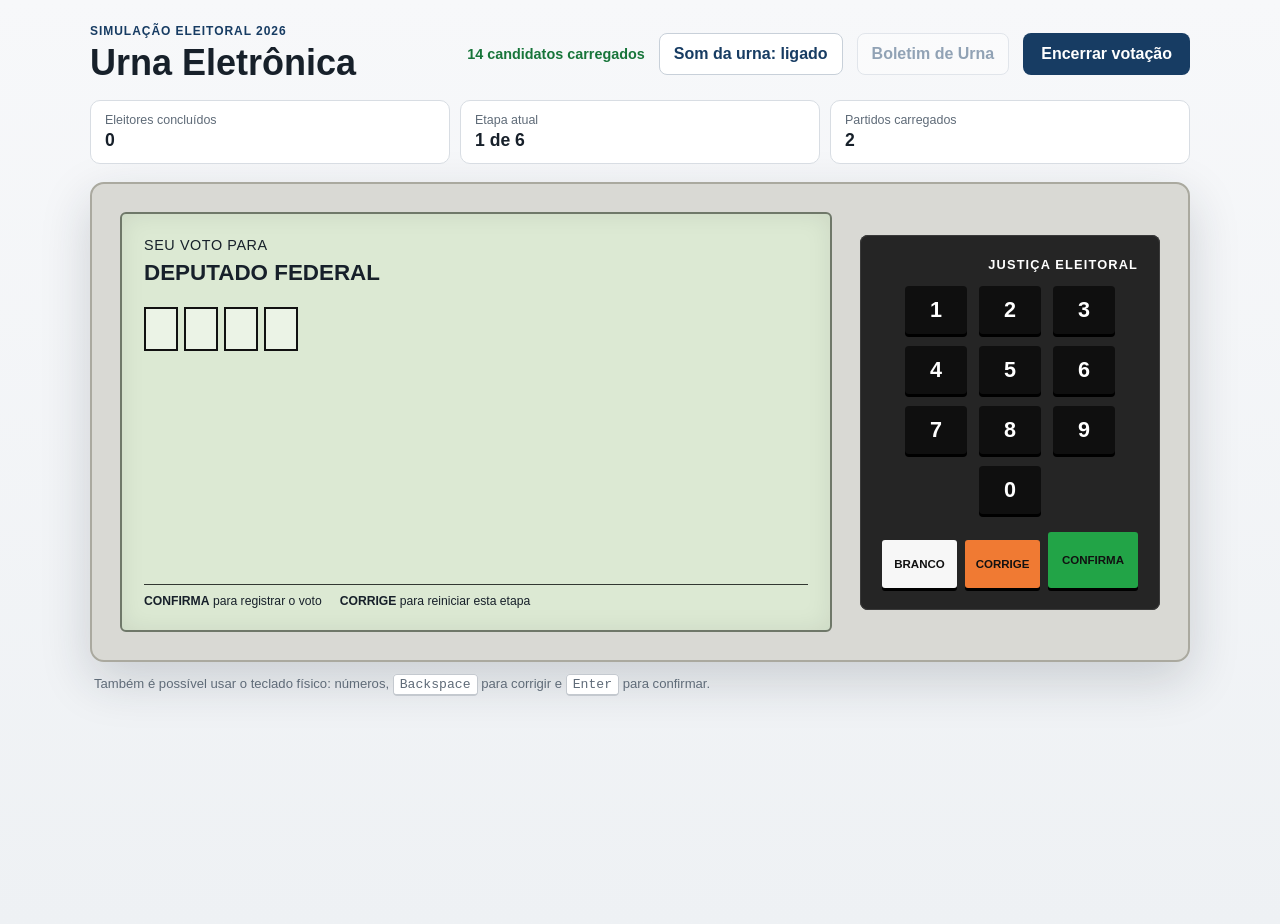
<file: av1pt2/index.html>
<!DOCTYPE html>
<html lang="pt-BR">
<head>
    <meta charset="UTF-8">
    <meta name="viewport" content="width=device-width, initial-scale=1.0">
    <title>Urna Eletrônica - Simulação 2026</title>
    <link rel="stylesheet" href="style.css">
    <audio id="audioConfirmacao" preload="auto">
        <source src="assets/audio/confirmacao-urna.wav" type="audio/wav">
    </audio>

    <script src="script.js" defer></script>
</head>
<body>
    <main class="pagina-urna">
        <header class="barra-superior">
            <div>
                <span class="rotulo-sistema">SIMULAÇÃO ELEITORAL 2026</span>
                <h1>Urna Eletrônica</h1>
            </div>
            <div class="controles-superiores">
                <div class="status-dados" id="statusDados" aria-live="polite">Carregando candidatos...</div>
                <button class="btn-auxiliar" id="btnSom" type="button" aria-pressed="true">Som da urna: ligado</button>
                <button class="btn-auxiliar" id="btnBoletim" type="button" disabled>Boletim de Urna</button>
                <button class="btn-tse" id="btnEncerrar" type="button">Encerrar votação</button>
            </div>
        </header>

        <section class="painel-status" aria-label="Status da votação">
            <div class="status-item">
                <span>Eleitores concluídos</span>
                <strong id="totalEleitores">0</strong>
            </div>
            <div class="status-item">
                <span>Etapa atual</span>
                <strong id="etapaVotacao">1 de 6</strong>
            </div>
            <div class="status-item">
                <span>Partidos carregados</span>
                <strong id="totalPartidos">0</strong>
            </div>
        </section>

        <section class="urna" aria-label="Urna eletrônica">
            <div class="tela" id="tela">
                <div id="conteudoVoto" class="conteudo-voto">
                    <div class="tela-topo">
                        <div>
                            <span class="seu-voto">SEU VOTO PARA</span>
                            <div class="cargo-titulo" id="lblCargo">---</div>
                        </div>
                        <div class="foto-box" id="fotoBox" hidden>
                            <img id="imgCandidato" class="foto-candidato" src="" alt="">
                        </div>
                    </div>

                    <div class="quadrados-numero" id="containerDigitos" aria-label="Número do candidato"></div>

                    <div class="dados-candidato" id="dadosCandidato" aria-live="polite"></div>

                    <div class="tela-instrucoes" id="instrucoes">
                        <span><b>CONFIRMA</b> para registrar o voto</span>
                        <span><b>CORRIGE</b> para reiniciar esta etapa</span>
                    </div>
                </div>
            </div>

            <aside class="teclado" aria-label="Teclado da urna">
                <div class="teclado-topo">JUSTIÇA ELEITORAL</div>

                <div class="teclado-numerico">
                    <button class="btn-num" type="button" data-numero="1">1</button>
                    <button class="btn-num" type="button" data-numero="2">2</button>
                    <button class="btn-num" type="button" data-numero="3">3</button>
                    <button class="btn-num" type="button" data-numero="4">4</button>
                    <button class="btn-num" type="button" data-numero="5">5</button>
                    <button class="btn-num" type="button" data-numero="6">6</button>
                    <button class="btn-num" type="button" data-numero="7">7</button>
                    <button class="btn-num" type="button" data-numero="8">8</button>
                    <button class="btn-num" type="button" data-numero="9">9</button>
                    <span></span>
                    <button class="btn-num" type="button" data-numero="0">0</button>
                    <span></span>
                </div>

                <div class="teclado-acoes">
                    <button class="btn-acao btn-branco" id="btnBranco" type="button">BRANCO</button>
                    <button class="btn-acao btn-corrige" id="btnCorrige" type="button">CORRIGE</button>
                    <button class="btn-acao btn-confirma" id="btnConfirma" type="button">CONFIRMA</button>
                </div>
            </aside>
        </section>

        <p class="atalhos">Também é possível usar o teclado físico: números, <kbd>Backspace</kbd> para corrigir e <kbd>Enter</kbd> para confirmar.</p>
    </main>

    <div class="modal-backdrop" id="modalBoletim" hidden>
        <section class="modal-boletim" role="dialog" aria-modal="true" aria-labelledby="tituloBoletim">
            <header class="modal-boletim__topo">
                <div>
                    <span class="rotulo-sistema">APURAÇÃO DA URNA</span>
                    <h2 id="tituloBoletim">Boletim de Urna</h2>
                </div>
                <button class="btn-fechar" id="btnFecharBoletim" type="button" aria-label="Fechar boletim">×</button>
            </header>
            <div class="resumo-boletim" id="resumoBoletim"></div>
            <div class="conteudo-boletim" id="conteudoBoletim"></div>
            <footer class="modal-boletim__acoes">
                <button class="btn-auxiliar" id="btnBaixarBoletim" type="button">Baixar boletimDeUrna.json</button>
                <button class="btn-tse" id="btnFecharBoletimRodape" type="button">Fechar</button>
            </footer>
        </section>
    </div>
</body>
</html>
</file>
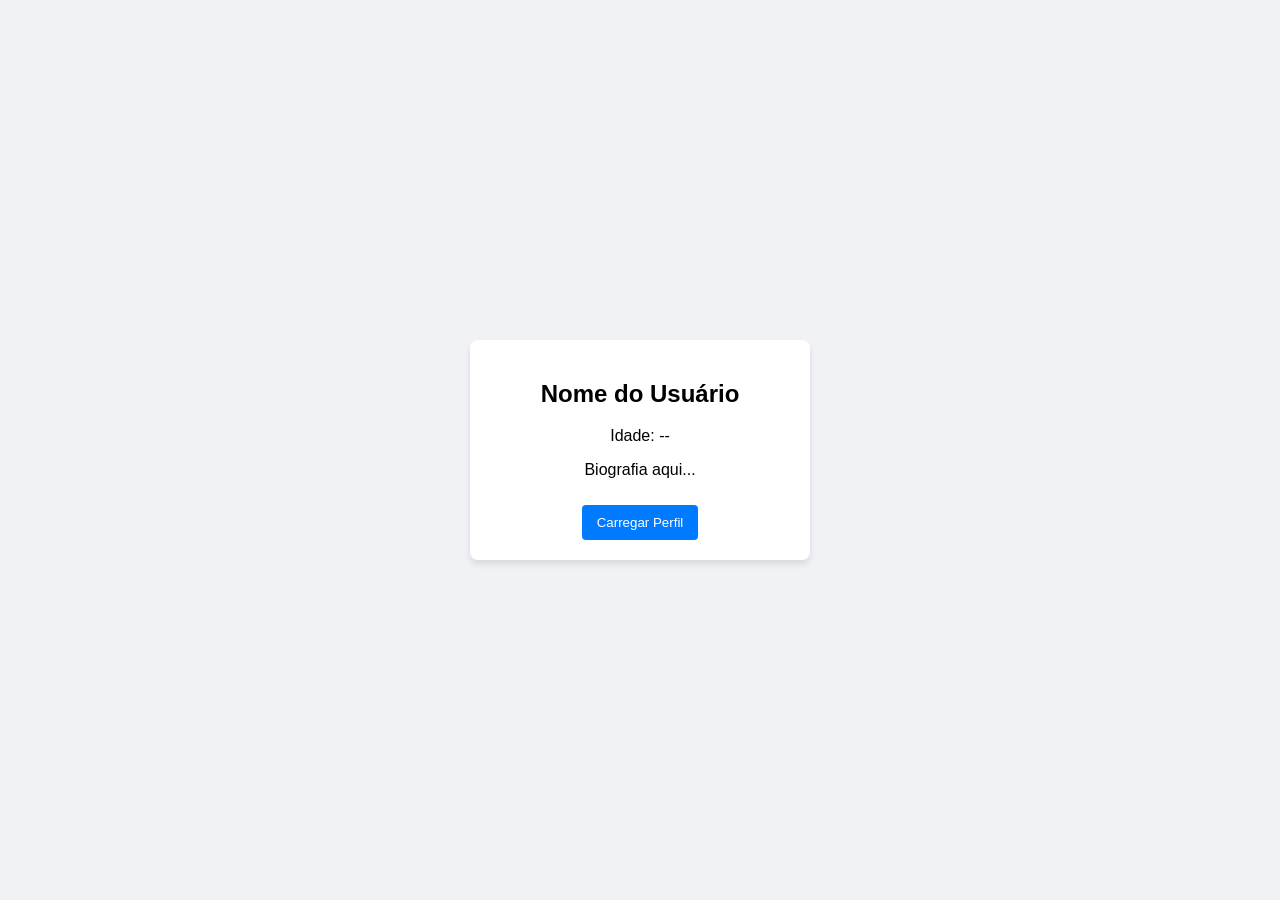
<file: Aula 7/Exercício 7.1 - Resolvido/index.html>
<!DOCTYPE html>
<html lang="pt-BR">
<head>
  <meta charset="UTF-8">
  <title>Exercício 1 - Perfil</title>
  <style>
    body { font-family: sans-serif; display: flex; justify-content: center; align-items: center; height: 100vh; background: #f0f2f5; margin: 0; }
    .card { background: white; padding: 20px; border-radius: 8px; box-shadow: 0 4px 6px rgba(0,0,0,0.1); width: 300px; text-align: center; }
    button { background: #007bff; color: white; border: none; padding: 10px 15px; border-radius: 4px; cursor: pointer; margin-top: 10px; }
  </style>
</head>
<body>
  <div class="card">
    <h2 id="nome">Nome do Usuário</h2>
    <p id="idade">Idade: --</p>
    <p id="biografia">Biografia aqui...</p>
    <button onclick="atualizarPerfil()">Carregar Perfil</button>
  </div>

  <script src="script.js"></script>
</body>
</html>
</file>
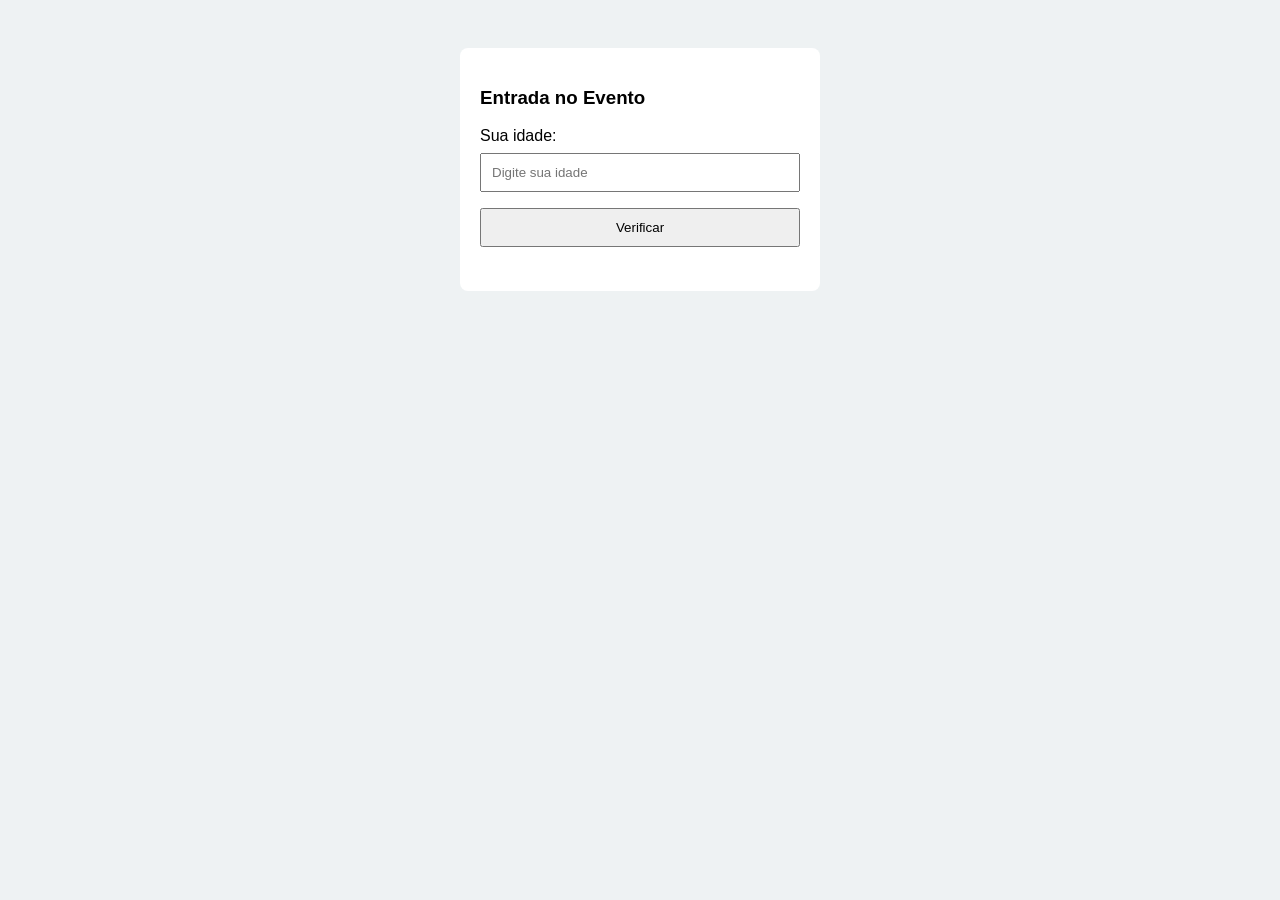
<file: Aula 7/Exercício 7.2 - Resolvido/index.html>
<!DOCTYPE html>
<html lang="pt-BR">
<head>
  <meta charset="UTF-8">
  <title>Exercício 2 - Validador</title>
  <style>
    body { font-family: sans-serif; padding: 40px; background: #eef2f3; }
    .box { background: white; max-width: 320px; padding: 20px; border-radius: 8px; margin: 0 auto; }
    input, button { width: 100%; padding: 10px; margin: 8px 0; box-sizing: border-box; }
    .mensagem { font-weight: bold; margin-top: 10px; }
    .permitido { color: green; }
    .negado { color: red; }
  </style>
</head>
<body>
  <div class="box">
    <h3>Entrada no Evento</h3>
    <label>Sua idade:</label>
    <input type="number" id="inputEntrada" placeholder="Digite sua idade">
    <button onclick="verificarAcesso()">Verificar</button>
    <p id="resultado" class="mensagem"></p>
  </div>

  <script src="script.js"></script>
</body>
</html>
</file>
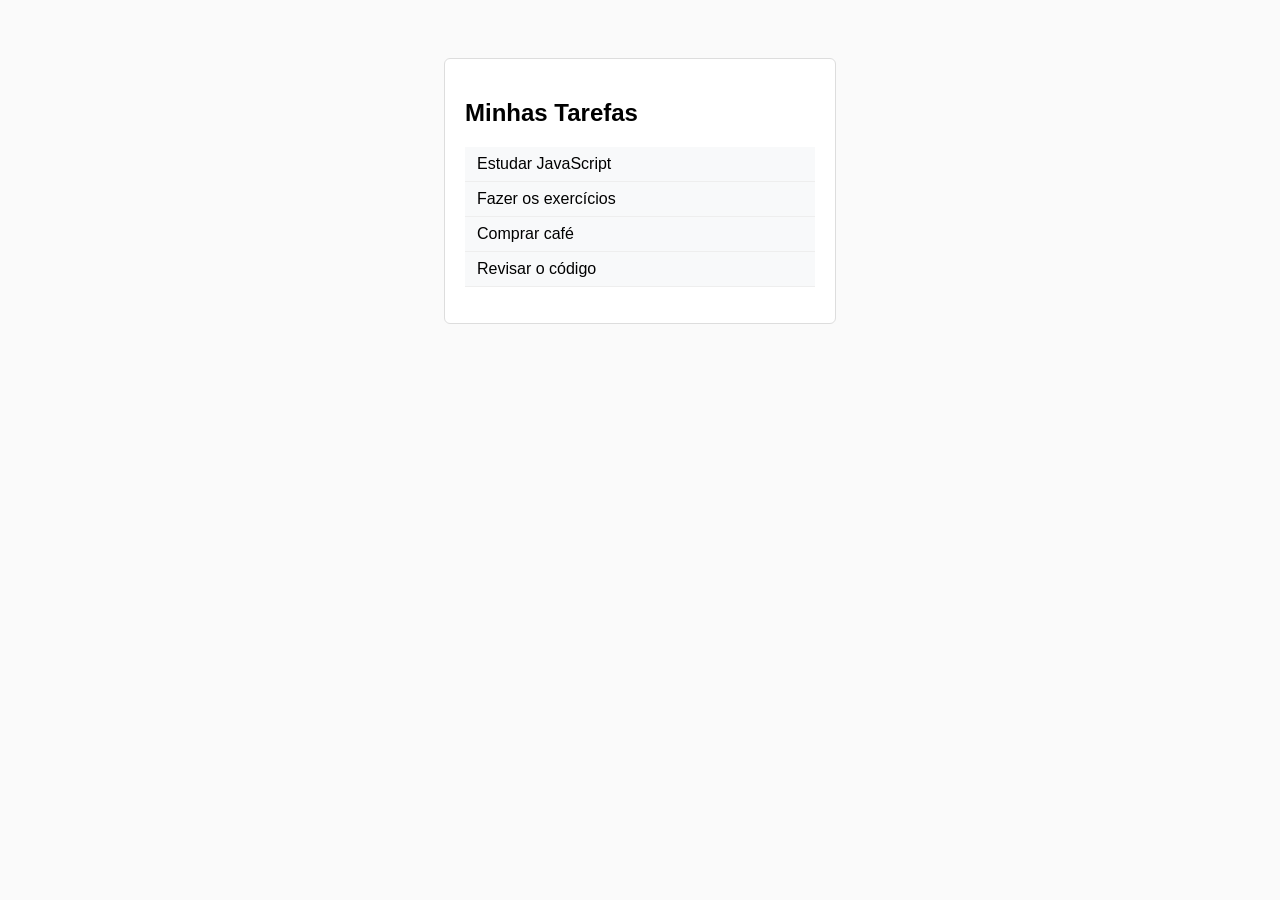
<file: Aula 7/Exercício 7.3 - Resolvido/index.html>
<!DOCTYPE html>
<html lang="pt-BR">
<head>
  <meta charset="UTF-8">
  <title>Exercício 3 - Lista de Tarefas</title>
  <style>
    body { font-family: sans-serif; display: flex; justify-content: center; padding-top: 50px; background: #fafafa; }
    .container { width: 350px; background: white; padding: 20px; border: 1px solid #ddd; border-radius: 6px; }
    ul { list-style: none; padding: 0; }
    li { padding: 8px 12px; background: #f8f9fa; border-bottom: 1px solid #eee; display: flex; justify-content: space-between; }
  </style>
</head>
<body>
  <div class="container">
    <h2>Minhas Tarefas</h2>
    <ul id="listaTarefas"></ul>
  </div>

  <script src="script.js"></script>
</body>
</html>
</file>
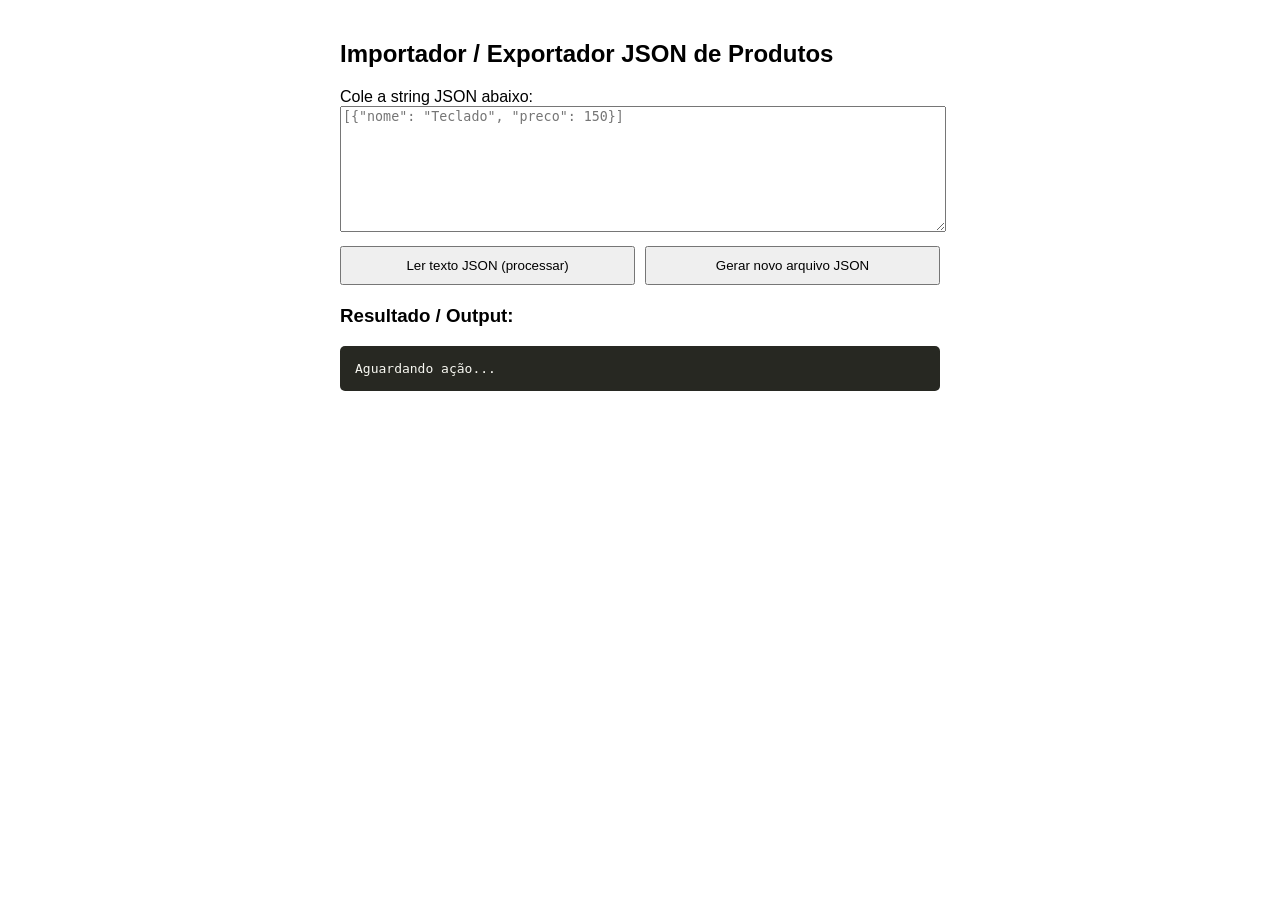
<file: Aula 7/Exercício 7.4 - Resolvido/index.html>
<!DOCTYPE html>
<html lang="pt-BR">
<head>
  <meta charset="UTF-8">
  <title>Exercício 4 - Manipulador JSON</title>
  <style>
    body { font-family: sans-serif; padding: 20px; max-width: 600px; margin: auto; }
    textarea { width: 100%; height: 120px; font-family: monospace; margin-bottom: 10px; }
    .btn-group { display: flex; gap: 10px; margin-bottom: 20px; }
    button { flex: 1; padding: 10px; cursor: pointer; }
    .saida { background: #272822; color: #f8f8f2; padding: 15px; border-radius: 5px; white-space: pre-wrap; font-family: monospace; }
  </style>
</head>
<body>
  <h2>Importador / Exportador JSON de Produtos</h2>
  
  <label for="jsonInput">Cole a string JSON abaixo:</label>
  <textarea id="jsonInput" placeholder='[{"nome": "Teclado", "preco": 150}]'></textarea>

  <div class="btn-group">
    <button onclick="processarJSON()">Ler texto JSON (processar)</button>
    <button onclick="exportarNovoJSON()">Gerar novo arquivo JSON</button>
  </div>

  <h3>Resultado / Output:</h3>
  <div id="output" class="saida">Aguardando ação...</div>

  <script src="script.js"></script>
</body>
</html>
</file>
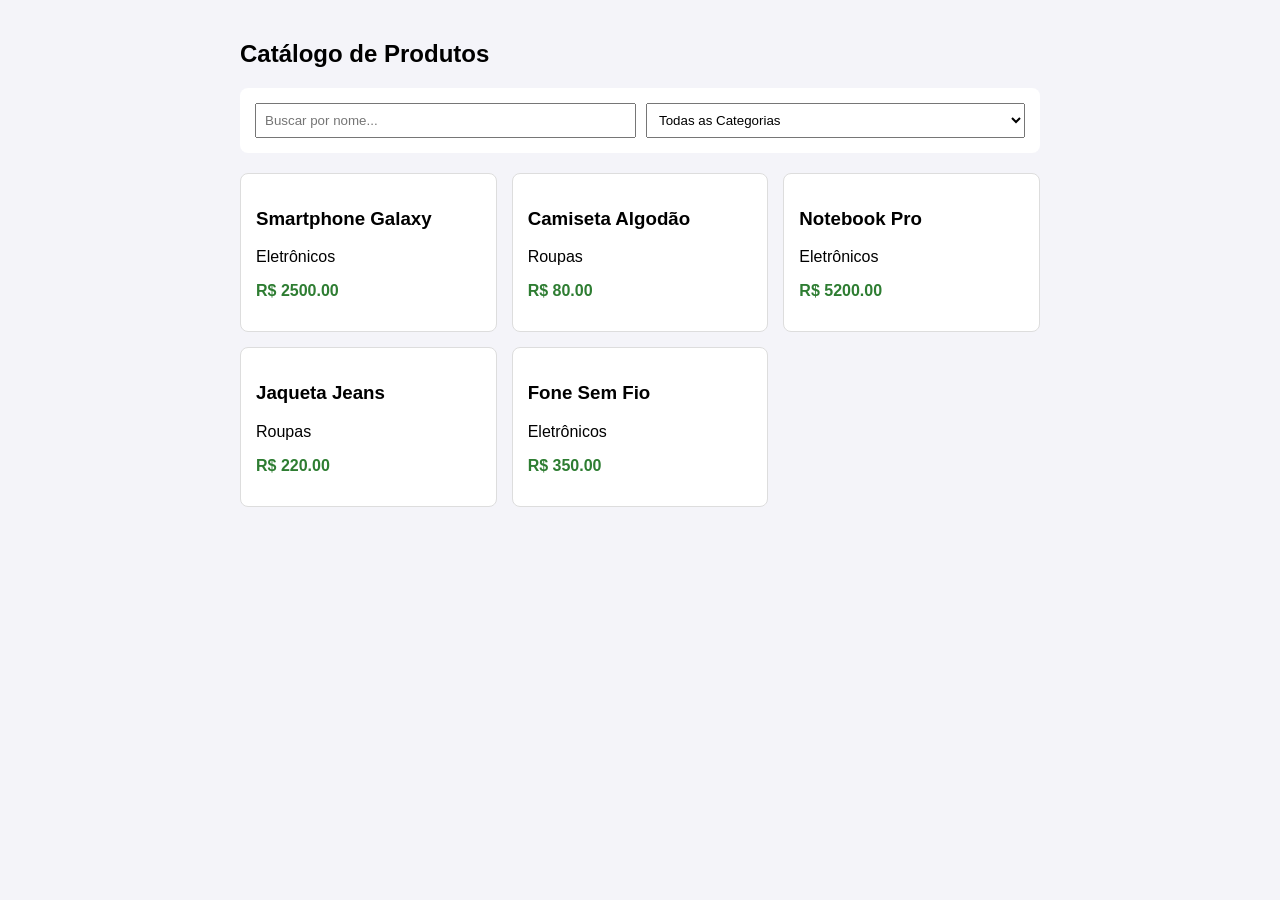
<file: Aula 7/Exercício 7.5 - Resolvido/index.html>
<!DOCTYPE html>
<html lang="pt-BR">
<head>
  <meta charset="UTF-8">
  <title>Exercício 5 - Catálogo Completo</title>
  <style>
    body { font-family: Arial, sans-serif; padding: 20px; background: #f4f4f9; max-width: 800px; margin: 0 auto; }
    .filtros { display: flex; gap: 10px; margin-bottom: 20px; background: white; padding: 15px; border-radius: 8px; }
    input, select { padding: 8px; flex: 1; }
    .grid { display: grid; grid-template-columns: repeat(auto-fill, minmax(200px, 1fr)); gap: 15px; }
    .card-produto { background: white; padding: 15px; border-radius: 8px; border: 1px solid #ddd; }
    .preco { color: #2e7d32; font-weight: bold; }
  </style>
</head>
<body>
  <h2>Catálogo de Produtos</h2>

  <div class="filtros">
    <input type="text" id="filtroTexto" placeholder="Buscar por nome..." onkeyup="filtrarProdutos()">
    <select id="filtroCategoria" onchange="filtrarProdutos()">
      <option value="todas">Todas as Categorias</option>
      <option value="Eletrônicos">Eletrônicos</option>
      <option value="Roupas">Roupas</option>
    </select>
  </div>

  <div id="gradeProdutos" class="grid"></div>

  <script src="script.js"></script>
</body>
</html>
</file>
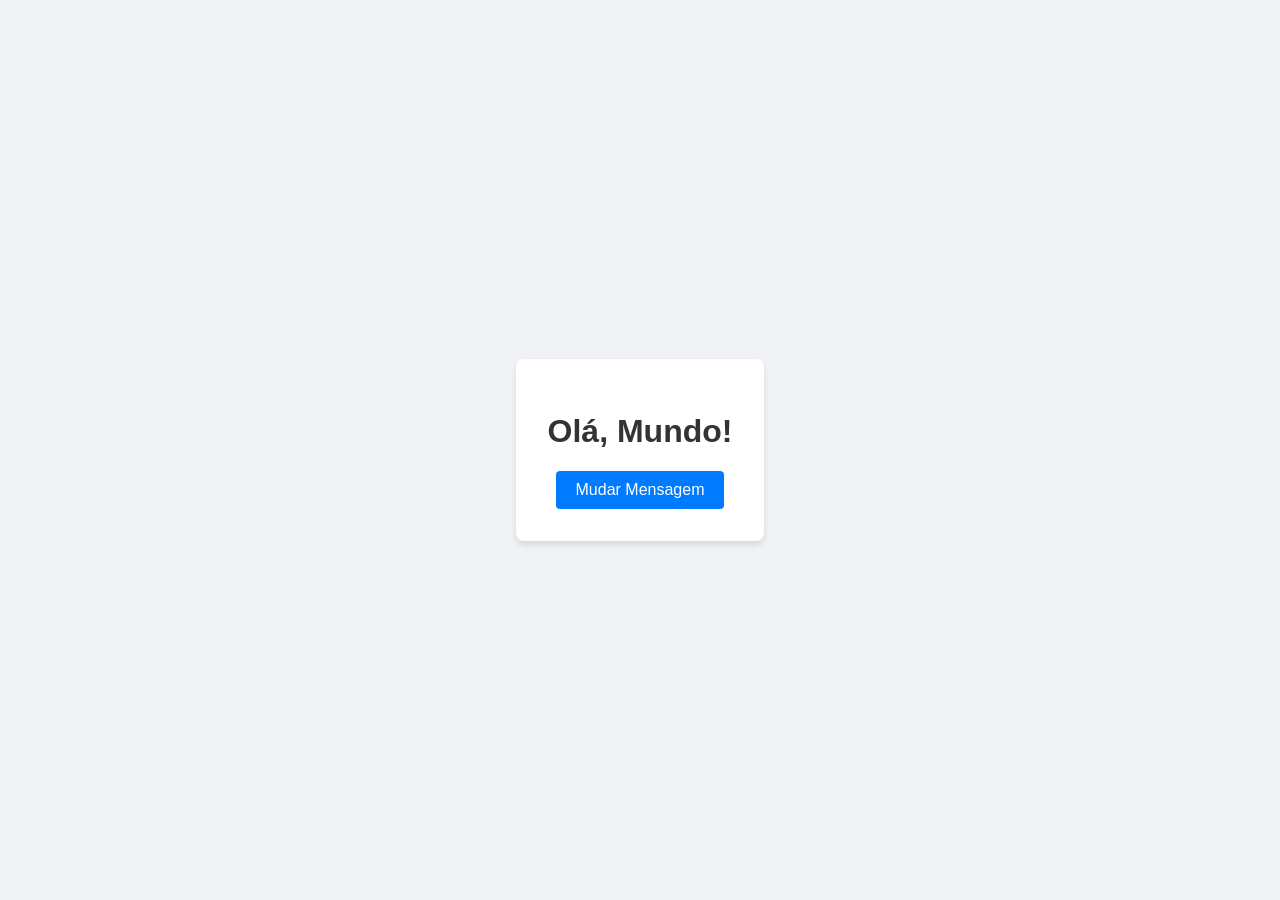
<file: Aula 0/Exercício 0.1 - Respondido.html>
<!DOCTYPE html>
<html lang="pt-BR">
<head>
  <meta charset="UTF-8">
  <style>
    body { font-family: sans-serif; display: flex; flex-direction: column; align-items: center; justify-content: center; height: 100vh; margin: 0; background: #f0f2f5; }
    .card { background: white; padding: 2rem; border-radius: 8px; box-shadow: 0 4px 6px rgba(0,0,0,0.1); text-align: center; }
    h1 { color: #333; }
    button { padding: 10px 20px; font-size: 1rem; background-color: #007bff; color: white; border: none; border-radius: 4px; cursor: pointer; }
    button:hover { background-color: #0056b3; }
  </style>
</head>
<body>
  <div class="card">
    <h1 id="mensagem">Olá, Mundo!</h1>
    <button id="btn-alterar">Mudar Mensagem</button>
  </div>

  <script>
   
   const titulo = document.querySelector("#mensagem");
   const botao = document.querySelector("#btn-alterar");
   let mensagemAtual = false

   botao.addEventListener("click", ()=> {

     if (mensagemAtual === false) {
      
    titulo.textContent = "Bem-Vindo ao JavaScript"
    mensagemAtual = true
}
    else {

  titulo.textContent = "Vai vir muito por aí"
  mensagemAtual = false
}

   });



  </script>
</body>
</html>
</file>
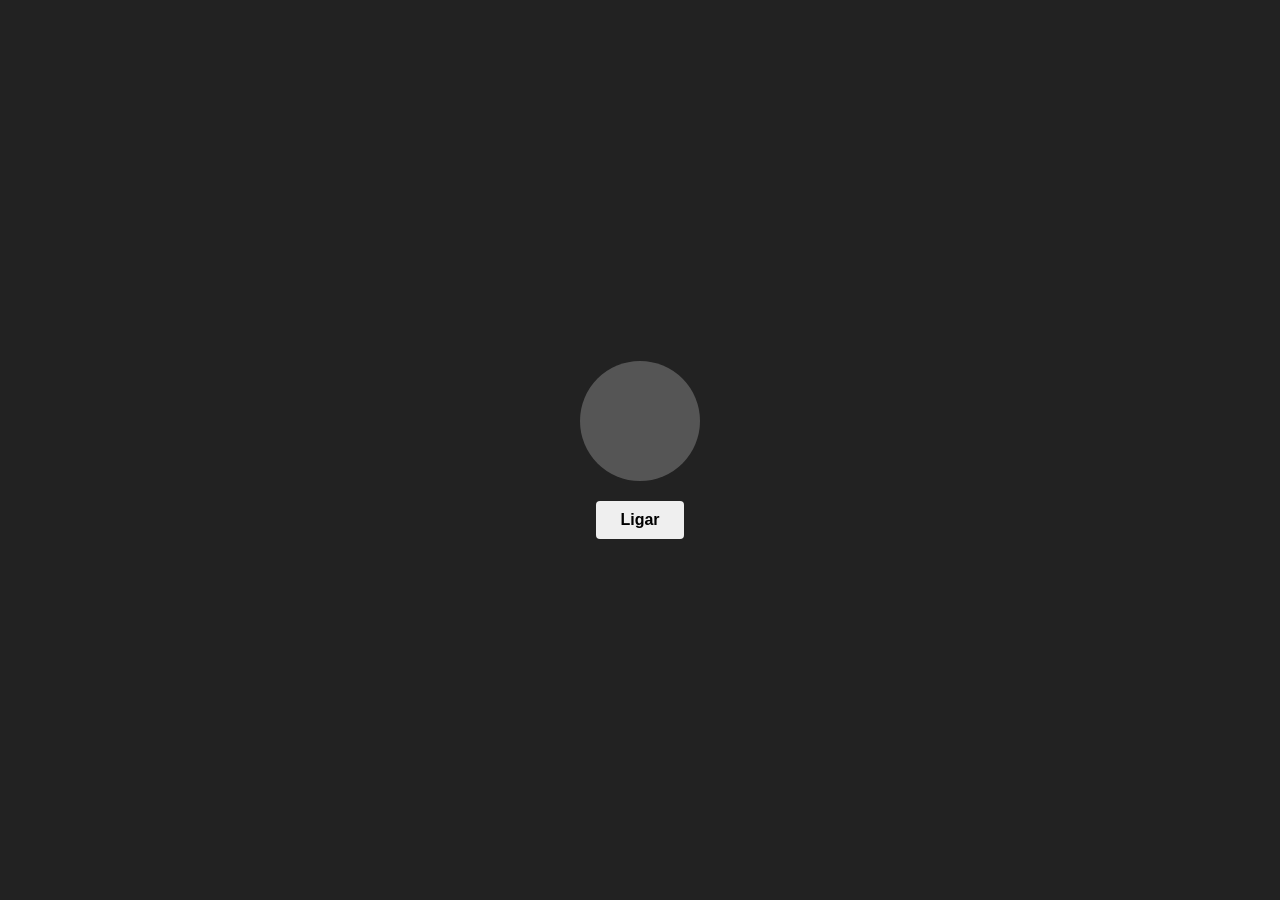
<file: Aula 0/Exercício 0.2 - Respondido.html>
<!DOCTYPE html>
<html lang="pt-BR">
<head>
  <meta charset="UTF-8">
  <style>
    body { font-family: sans-serif; display: flex; flex-direction: column; align-items: center; justify-content: center; height: 100vh; margin: 0; background: #222; color: white; }
    .lampada { width: 120px; height: 120px; border-radius: 50%; background-color: #555; margin-bottom: 20px; transition: background-color 0.3s, box-shadow 0.3s; }
    .lampada.ligada { background-color: #ffeb3b; box-shadow: 0 0 40px #ffeb3b; }
    button { padding: 10px 24px; font-size: 1rem; border: none; border-radius: 4px; cursor: pointer; font-weight: bold; }
  </style>
</head>
<body>
  <div id="lampada" class="lampada"></div>
  <button id="btn-toggle">Ligar</button>

  <script>
    const luz = document.querySelector("#lampada");
    const botao = document.querySelector("#btn-toggle");

    botao.addEventListener('click', ()=> {

      luz.classList.toggle ("ligada");

      if(luz.classList.contains("ligada")) {

        botao.textContent = "Desligar";
      }

      else {
        botao.textContent = "Ligar";
      }

    
    });
  </script>
</body>
</html>
</file>
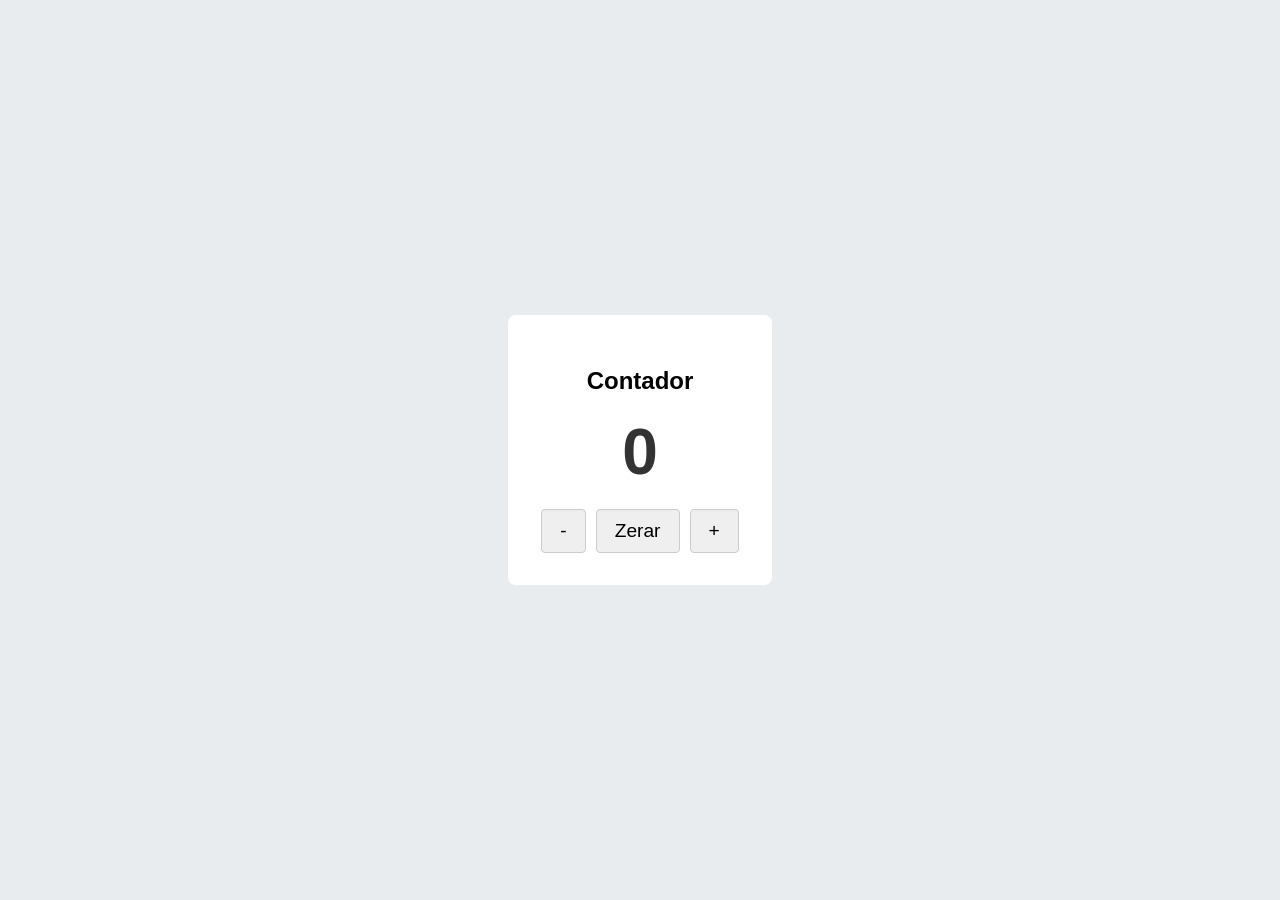
<file: Aula 0/Exercício 0.3 - Respondido.html>
<!DOCTYPE html>
<html lang="pt-BR">
<head>
  <meta charset="UTF-8">
  <style>
    body { font-family: sans-serif; display: flex; align-items: center; justify-content: center; height: 100vh; margin: 0; background: #e9ecef; }
    .box { background: white; padding: 2rem; border-radius: 8px; text-align: center; min-width: 200px; }
    .numero { font-size: 4rem; font-weight: bold; color: #333; margin: 20px 0; }
    .botoes { display: flex; gap: 10px; justify-content: center; }
    button { padding: 10px 18px; font-size: 1.2rem; cursor: pointer; border: 1px solid #ccc; border-radius: 4px; }
  </style>
</head>
<body>
  <div class="box">
    <h2>Contador</h2>
    <div id="valor" class="numero">0</div>
    <div class="botoes">
      <button id="btn-subtrair">-</button>
      <button id="btn-zerar">Zerar</button>
      <button id="btn-somar">+</button>
    </div>
  </div>

  <script>
    
    const num = document.querySelector("#valor");
    const sub = document.querySelector("#btn-subtrair");
    const adc = document.querySelector("#btn-somar");
    const zer = document.querySelector("#btn-zerar");
    let contador = 0

    adc.addEventListener('click', ()=> {
      contador++
      num.textContent = contador
    
    });

    sub.addEventListener('click', () => {

      if (contador > 0) {
      contador--
      num.textContent = contador
      }
    });

    zer.addEventListener('click', () => {
      contador = 0
      num.textContent = contador
    
    });

  </script>
</body>
</html>
</file>
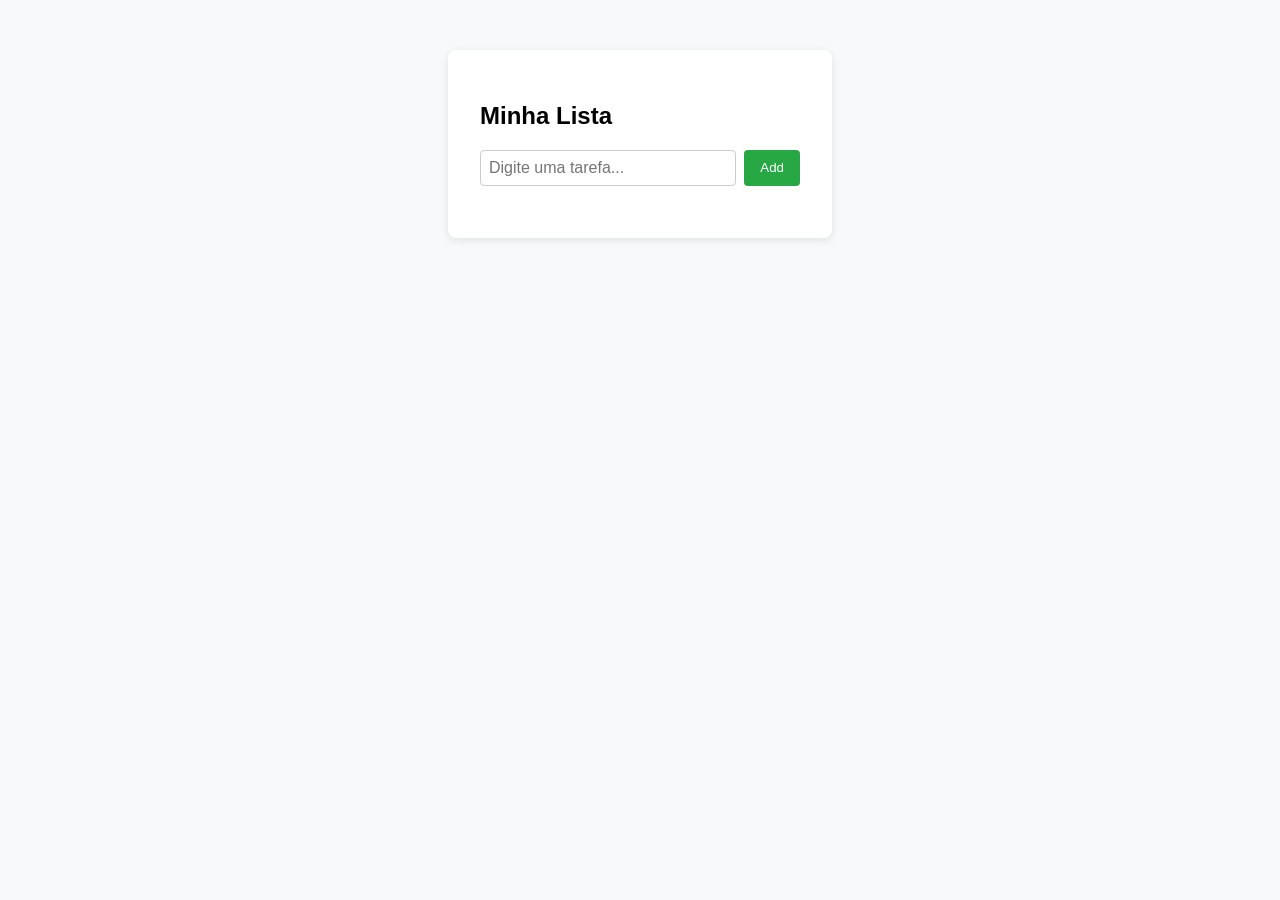
<file: Aula 0/Exercício 0.4 - Respondido.html>
<!DOCTYPE html>
<html lang="pt-BR">
<head>
  <meta charset="UTF-8">
  <style>
    body { font-family: sans-serif; display: flex; justify-content: center; padding-top: 50px; margin: 0; background: #f8f9fa; }
    .container { background: white; padding: 2rem; border-radius: 8px; box-shadow: 0 2px 8px rgba(0,0,0,0.1); width: 320px; }
    .input-group { display: flex; gap: 8px; margin-bottom: 20px; }
    input { flex: 1; padding: 8px; font-size: 1rem; border: 1px solid #ccc; border-radius: 4px; }
    button { padding: 8px 16px; background: #28a745; color: white; border: none; border-radius: 4px; cursor: pointer; }
    ul { list-style: none; padding: 0; margin: 0; }
    li { padding: 10px; background: #e9ecef; border-bottom: 1px solid #ddd; border-radius: 4px; margin-bottom: 6px; display: flex; justify-content: space-between; }
  </style>
</head>
<body>
  <div class="container">
    <h2>Minha Lista</h2>
    <div class="input-group">
      <input type="text" id="campo-tarefa" placeholder="Digite uma tarefa...">
      <button id="btn-adicionar">Add</button>
    </div>
    <ul id="lista-tarefas"></ul>
  </div>

  <script>
    const digita = document.querySelector("#campo-tarefa");
    const botao = document.querySelector("#btn-adicionar");
    const tarefas = document.querySelector("#lista-tarefas");

    botao.addEventListener('click', () => {

      const text = digita.value

      if (text !== "") {
        const newitem = document.createElement("li");
        newitem.textContent = text
        tarefas.appendChild(newitem)
        digita.value = ""
      }
    
    })
  </script>
</body>
</html>
</file>
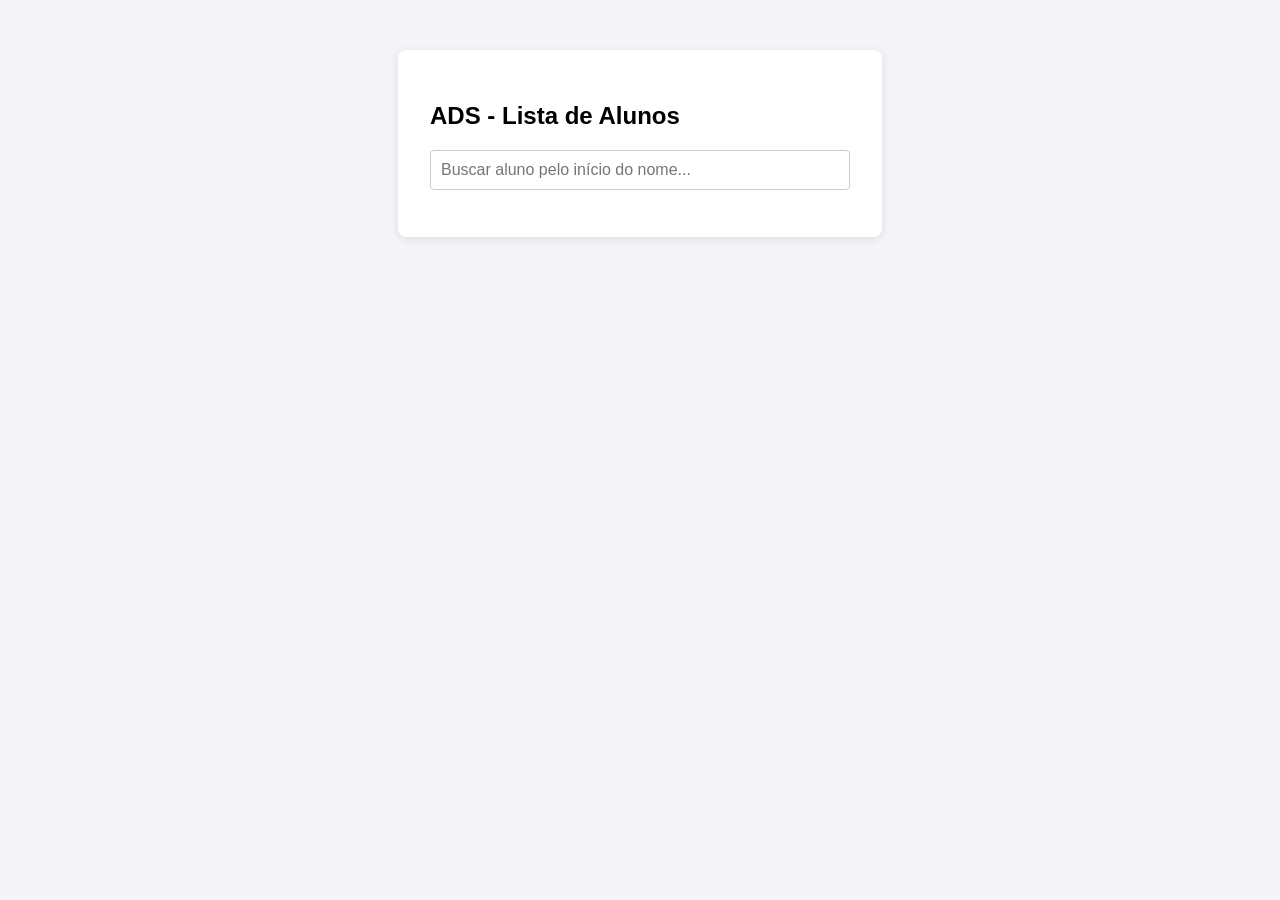
<file: Aula 0/Exercício 0.5 - Respondido.html>
<!DOCTYPE html>
<html lang="pt-BR">
<head>
  <meta charset="UTF-8">
  <style>
    body { 
      font-family: sans-serif; 
      display: flex; 
      justify-content: center; 
      padding-top: 50px; 
      margin: 0; 
      background: #f4f4f9; 
    }
    .card { 
      background: white; 
      padding: 2rem; 
      border-radius: 8px; 
      box-shadow: 0 2px 10px rgba(0,0,0,0.1); 
      width: 420px; 
    }
    input { 
      width: 100%; 
      padding: 10px; 
      font-size: 1rem; 
      border: 1px solid #ccc; 
      border-radius: 4px; 
      box-sizing: border-box; 
      margin-bottom: 15px; 
    }
    ul { 
      list-style: none; 
      padding: 0; 
      margin: 0; 
    }
    li { 
      padding: 12px; 
      border-bottom: 1px solid #eee; 
      display: none; /* A lista fica oculta por padrão */
      align-items: center;
      justify-content: space-between;
      gap: 10px;
    }
    li:last-child { 
      border-bottom: none; 
    }
    .btn-premio {
      background-color: #4CAF50;
      color: white;
      border: none;
      padding: 6px 10px;
      border-radius: 4px;
      cursor: pointer;
      font-size: 0.85rem;
      white-space: nowrap;
    }
    .btn-premio:hover {
      background-color: #45a049;
    }
    .emoji-chocolate {
      font-size: 1.3rem;
    }
  </style>
</head>
<body>
  <div class="card">
    <h2>ADS - Lista de Alunos</h2>
    <input type="text" id="busca" placeholder="Buscar aluno pelo início do nome...">
    <ul id="lista">
      <li class="item"><span class="nome">Adonis Silveira</span> <button class="btn-premio">Merece prêmio?</button></li>
      <li class="item"><span class="nome">Andressa de Sales</span> <button class="btn-premio">Merece prêmio?</button></li>
      <li class="item"><span class="nome">BEATRIZ FEITOSA</span> <button class="btn-premio">Merece prêmio?</button></li>
      <li class="item"><span class="nome">CAROLINE DIAS</span> <button class="btn-premio">Merece prêmio?</button></li>
      <li class="item"><span class="nome">DANIEL DOS SANTOS</span> <button class="btn-premio">Merece prêmio?</button></li>
      <li class="item"><span class="nome">Davi Lupette Tri</span> <button class="btn-premio">Merece prêmio?</button></li>
      <li class="item"><span class="nome">DILSON RODRIGUES</span> <button class="btn-premio">Merece prêmio?</button></li>
      <li class="item"><span class="nome">EMANUELLI DOS REIS</span> <button class="btn-premio">Merece prêmio?</button></li>
      <li class="item"><span class="nome">EZEQUIEL LUCAS GOI</span> <button class="btn-premio">Merece prêmio?</button></li>
      <li class="item"><span class="nome">Felipe Pedrosa</span> <button class="btn-premio">Merece prêmio?</button></li>
      <li class="item"><span class="nome">Felipe Vitorino</span> <button class="btn-premio">Merece prêmio?</button></li>
      <li class="item"><span class="nome">Giovane Guedes Sa</span> <button class="btn-premio">Merece prêmio?</button></li>
      <li class="item"><span class="nome">Gustavo Dos Santos</span> <button class="btn-premio">Merece prêmio?</button></li>
      <li class="item"><span class="nome">Heitor Guimarães</span> <button class="btn-premio">Merece prêmio?</button></li>
      <li class="item"><span class="nome">HUGO SOARES</span> <button class="btn-premio">Merece prêmio?</button></li>
      <li class="item"><span class="nome">IGOR FRANÇA</span> <button class="btn-premio">Merece prêmio?</button></li>
      <li class="item"><span class="nome">Isaac De Jesus</span> <button class="btn-premio">Merece prêmio?</button></li>
      <li class="item"><span class="nome">Ismar Frango</span> <button class="btn-premio">Merece prêmio?</button></li>
      <li class="item"><span class="nome">Jessica Julia</span> <button class="btn-premio">Merece prêmio?</button></li>
      <li class="item"><span class="nome">João Victor</span> <button class="btn-premio">Merece prêmio?</button></li>
      <li class="item"><span class="nome">Juan Carlos</span> <button class="btn-premio">Merece prêmio?</button></li>
      <li class="item"><span class="nome">Kevin Das Neves</span> <button class="btn-premio">Merece prêmio?</button></li>
      <li class="item"><span class="nome">LUIZ GUSTAVO</span> <button class="btn-premio">Merece prêmio?</button></li>
      <li class="item"><span class="nome">Matheus Vince</span> <button class="btn-premio">Merece prêmio?</button></li>
      <li class="item"><span class="nome">MURILO MATEUS</span> <button class="btn-premio">Merece prêmio?</button></li>
      <li class="item"><span class="nome">Rafael Henrique</span> <button class="btn-premio">Merece prêmio?</button></li>
      <li class="item"><span class="nome">Rickson Moraes</span> <button class="btn-premio">Merece prêmio?</button></li>
      <li class="item"><span class="nome">RYAN EWERTON</span> <button class="btn-premio">Merece prêmio?</button></li>
      <li class="item"><span class="nome">Samuel Carlos</span> <button class="btn-premio">Merece prêmio?</button></li>
      <li class="item"><span class="nome">Sandro Silva</span> <button class="btn-premio">Merece prêmio?</button></li>
      <li class="item"><span class="nome">SOFIA YUKI</span> <button class="btn-premio">Merece prêmio?</button></li>
    </ul>
  </div>

  <script>
    

      const campodigita = document.querySelector("#busca");
      const alunos = document.querySelectorAll(".item");

      campodigita.addEventListener('input', () => {
         const termo = campodigita.value.toLowerCase();

        alunos.forEach(item => {
      const nome = item.querySelector(".nome").textContent.toLowerCase();

      if (nome.includes(termo)) {
        item.style.display = "flex";
      } else {
        item.style.display = "none";
      }
    });
  });
</script>

  </script>
</body>
</html>
</file>
<file: av1pt2/style.css>
:root {
    --fundo: #eef1f4;
    --superficie: #ffffff;
    --texto: #17202a;
    --texto-suave: #5f6b78;
    --borda: #c8ced5;
    --urna: #d9d9d4;
    --urna-borda: #aaa99f;
    --tela: #dce9d3;
    --tela-borda: #6f7869;
    --teclado: #252525;
    --tecla: #0f0f0f;
    --branco: #f7f7f7;
    --corrige: #f07a33;
    --confirma: #22a447;
    --azul: #173c63;
    --azul-escuro: #0d2c4d;
    --perigo: #b52222;
    --sombra: 0 18px 50px rgba(28, 39, 49, 0.18);
}

* { box-sizing: border-box; }

body {
    margin: 0;
    min-height: 100vh;
    font-family: Arial, Helvetica, sans-serif;
    color: var(--texto);
    background: linear-gradient(180deg, #f7f8fa 0%, var(--fundo) 100%);
}

button { font: inherit; }

.pagina-urna {
    width: min(1100px, calc(100% - 32px));
    margin: 24px auto 40px;
}

.barra-superior {
    display: flex;
    align-items: center;
    justify-content: space-between;
    gap: 24px;
    margin-bottom: 16px;
}

.rotulo-sistema {
    display: block;
    margin-bottom: 4px;
    color: var(--azul);
    font-size: 0.75rem;
    font-weight: 700;
    letter-spacing: 0.08em;
}

h1 {
    margin: 0;
    font-size: clamp(1.6rem, 3vw, 2.25rem);
}

.controles-superiores {
    display: flex;
    align-items: center;
    gap: 14px;
}

.status-dados {
    color: var(--texto-suave);
    font-size: 0.9rem;
}

.status-dados.ok { color: #17753a; font-weight: 700; }
.status-dados.erro { color: var(--perigo); font-weight: 700; }

.btn-tse {
    border: 0;
    border-radius: 8px;
    padding: 12px 18px;
    color: #fff;
    background: var(--azul);
    font-weight: 700;
    cursor: pointer;
}

.btn-tse:hover { background: var(--azul-escuro); }
.btn-tse:disabled { opacity: 0.5; cursor: not-allowed; }

.painel-status {
    display: grid;
    grid-template-columns: repeat(3, 1fr);
    gap: 10px;
    margin-bottom: 18px;
}

.status-item {
    padding: 12px 14px;
    border: 1px solid #d8dde3;
    border-radius: 10px;
    background: var(--superficie);
}

.status-item span {
    display: block;
    color: var(--texto-suave);
    font-size: 0.78rem;
    margin-bottom: 3px;
}

.status-item strong { font-size: 1.1rem; }

.urna {
    display: grid;
    grid-template-columns: minmax(0, 1fr) 300px;
    gap: 28px;
    padding: 28px;
    border: 2px solid var(--urna-borda);
    border-radius: 14px;
    background: var(--urna);
    box-shadow: var(--sombra);
}

.tela {
    min-width: 0;
    height: 420px;
    padding: 22px;
    border: 2px solid var(--tela-borda);
    border-radius: 6px;
    background: var(--tela);
    box-shadow: inset 0 0 24px rgba(0, 0, 0, 0.08);
}

.conteudo-voto {
    height: 100%;
    display: flex;
    flex-direction: column;
}

.tela-topo {
    display: flex;
    justify-content: space-between;
    gap: 18px;
}

.seu-voto {
    font-size: 0.9rem;
    letter-spacing: 0.04em;
}

.cargo-titulo {
    margin-top: 6px;
    font-size: 1.4rem;
    font-weight: 700;
    text-transform: uppercase;
}

.foto-box {
    width: 122px;
    height: 142px;
    padding: 4px;
    border: 1px solid #404640;
    background: #fff;
}

.foto-candidato {
    width: 100%;
    height: 100%;
    object-fit: contain;
}

.quadrados-numero {
    min-height: 50px;
    display: flex;
    align-items: center;
    gap: 6px;
    margin-top: 18px;
}

.digito {
    width: 34px;
    height: 44px;
    display: flex;
    align-items: center;
    justify-content: center;
    border: 2px solid #111;
    background: rgba(255, 255, 255, 0.42);
    font-size: 1.55rem;
    font-weight: 700;
}

.digito.pisca { animation: pisca 0.9s infinite; }

@keyframes pisca {
    0%, 100% { border-color: #111; }
    50% { border-color: transparent; }
}

.dados-candidato {
    flex: 1;
    display: flex;
    flex-direction: column;
    justify-content: center;
    min-height: 110px;
    font-size: 1rem;
    line-height: 1.5;
}

.candidato-nome {
    font-size: 1.45rem;
    font-weight: 700;
    margin-bottom: 6px;
}

.candidato-partido { font-size: 1rem; }

.voto-aviso {
    font-size: 1.65rem;
    font-weight: 700;
    text-transform: uppercase;
}

.voto-aviso.nulo { color: #8d1e1e; }

.tela-instrucoes {
    display: flex;
    gap: 18px;
    flex-wrap: wrap;
    padding-top: 9px;
    border-top: 1px solid #323832;
    font-size: 0.76rem;
}

.teclado {
    align-self: center;
    padding: 22px;
    border-radius: 8px;
    background: var(--teclado);
    box-shadow: inset 0 0 0 1px #3a3a3a;
}

.teclado-topo {
    margin-bottom: 14px;
    color: #fff;
    text-align: right;
    font-size: 0.8rem;
    font-weight: 700;
    letter-spacing: 0.09em;
}

.teclado-numerico {
    display: grid;
    grid-template-columns: repeat(3, 62px);
    justify-content: center;
    gap: 12px;
}

.btn-num {
    width: 62px;
    height: 48px;
    border: 0;
    border-radius: 4px;
    color: #fff;
    background: var(--tecla);
    box-shadow: 0 3px 0 #000;
    font-size: 1.35rem;
    font-weight: 700;
    cursor: pointer;
}

.btn-num:active,
.btn-acao:active {
    transform: translateY(2px);
    box-shadow: 0 1px 0 #000;
}

.teclado-acoes {
    display: grid;
    grid-template-columns: 1fr 1fr 1.2fr;
    align-items: end;
    gap: 8px;
    margin-top: 18px;
}

.btn-acao {
    height: 48px;
    border: 0;
    border-radius: 3px;
    color: #111;
    box-shadow: 0 3px 0 #000;
    font-size: 0.72rem;
    font-weight: 700;
    cursor: pointer;
}

.btn-branco { background: var(--branco); }
.btn-corrige { background: var(--corrige); }
.btn-confirma { height: 56px; background: var(--confirma); }

.mensagem-centro,
.mensagem-fim {
    height: 100%;
    display: flex;
    flex-direction: column;
    align-items: center;
    justify-content: center;
    text-align: center;
}

.mensagem-centro {
    gap: 10px;
    font-size: 2rem;
    font-weight: 700;
}

.mensagem-centro small {
    color: #38433a;
    font-size: 0.95rem;
    font-weight: 400;
}

.mensagem-fim {
    font-size: clamp(4rem, 10vw, 7rem);
    font-weight: 700;
    letter-spacing: 0.35em;
}

.atalhos {
    margin: 14px 4px 0;
    color: var(--texto-suave);
    font-size: 0.82rem;
}

kbd {
    padding: 2px 6px;
    border: 1px solid #c4c9cf;
    border-bottom-width: 2px;
    border-radius: 4px;
    background: #fff;
}

@media (max-width: 860px) {
    .barra-superior { align-items: flex-start; flex-direction: column; }
    .controles-superiores { width: 100%; justify-content: space-between; }
    .urna { grid-template-columns: 1fr; }
    .teclado { width: min(100%, 340px); }
}

@media (max-width: 560px) {
    .pagina-urna { width: min(100%, calc(100% - 16px)); margin-top: 12px; }
    .painel-status { grid-template-columns: 1fr; }
    .urna { padding: 12px; gap: 16px; }
    .tela { height: 390px; padding: 14px; }
    .foto-box { width: 92px; height: 112px; }
    .teclado { padding: 16px; }
    .teclado-numerico { grid-template-columns: repeat(3, 56px); gap: 10px; }
    .btn-num { width: 56px; }
    .controles-superiores { align-items: stretch; flex-direction: column; }
}

.btn-auxiliar {
    border: 1px solid #c8d0d9;
    border-radius: 8px;
    padding: 11px 14px;
    color: var(--azul);
    background: #fff;
    font-weight: 700;
    cursor: pointer;
}

.btn-auxiliar:hover:not(:disabled) { background: #f3f6f9; }
.btn-auxiliar:disabled { opacity: 0.45; cursor: not-allowed; }

.modal-backdrop {
    position: fixed;
    inset: 0;
    z-index: 100;
    display: grid;
    place-items: center;
    padding: 24px;
    background: rgba(12, 24, 36, 0.62);
}

.modal-backdrop[hidden] { display: none; }

.modal-boletim {
    width: min(940px, 100%);
    max-height: min(88vh, 900px);
    overflow: auto;
    border-radius: 14px;
    background: #fff;
    box-shadow: 0 28px 90px rgba(0, 0, 0, 0.3);
}

.modal-boletim__topo,
.modal-boletim__acoes {
    display: flex;
    align-items: center;
    justify-content: space-between;
    gap: 16px;
    padding: 20px 24px;
}

.modal-boletim__topo {
    position: sticky;
    top: 0;
    z-index: 2;
    border-bottom: 1px solid #dce1e6;
    background: #fff;
}

.modal-boletim__topo h2 { margin: 2px 0 0; }

.btn-fechar {
    width: 42px;
    height: 42px;
    border: 0;
    border-radius: 8px;
    background: #eef2f5;
    color: #243241;
    font-size: 1.8rem;
    line-height: 1;
    cursor: pointer;
}

.resumo-boletim {
    display: grid;
    grid-template-columns: repeat(3, 1fr);
    gap: 12px;
    padding: 20px 24px 0;
}

.resumo-card {
    padding: 14px 16px;
    border: 1px solid #d9dee4;
    border-radius: 10px;
    background: #f8fafb;
}

.resumo-card span {
    display: block;
    margin-bottom: 4px;
    color: var(--texto-suave);
    font-size: 0.78rem;
}

.resumo-card strong { font-size: 1.35rem; }

.conteudo-boletim {
    display: grid;
    gap: 16px;
    padding: 20px 24px 24px;
}

.cargo-apuracao {
    overflow: hidden;
    border: 1px solid #d9dee4;
    border-radius: 10px;
}

.cargo-apuracao h3 {
    margin: 0;
    padding: 12px 16px;
    color: #fff;
    background: var(--azul);
    font-size: 1rem;
}

.apuracao-linha {
    display: grid;
    grid-template-columns: minmax(0, 1fr) 130px 90px;
    gap: 12px;
    align-items: center;
    padding: 11px 16px;
    border-top: 1px solid #edf0f3;
}

.apuracao-linha:first-of-type { border-top: 0; }
.apuracao-linha small { color: var(--texto-suave); }
.apuracao-linha .numero-apuracao { font-weight: 700; }
.apuracao-linha .total-apuracao { text-align: right; font-weight: 700; }
.apuracao-linha.especial { background: #fafbfc; }

.modal-boletim__acoes {
    position: sticky;
    bottom: 0;
    border-top: 1px solid #dce1e6;
    background: #fff;
}

@media (max-width: 760px) {
    .controles-superiores { flex-wrap: wrap; justify-content: flex-end; }
    .resumo-boletim { grid-template-columns: 1fr; }
    .apuracao-linha { grid-template-columns: 1fr auto; }
    .apuracao-linha .numero-apuracao { grid-column: 1; }
    .apuracao-linha .total-apuracao { grid-column: 2; grid-row: 1 / span 2; }
    .modal-boletim__acoes { flex-direction: column; align-items: stretch; }
}
</file>
